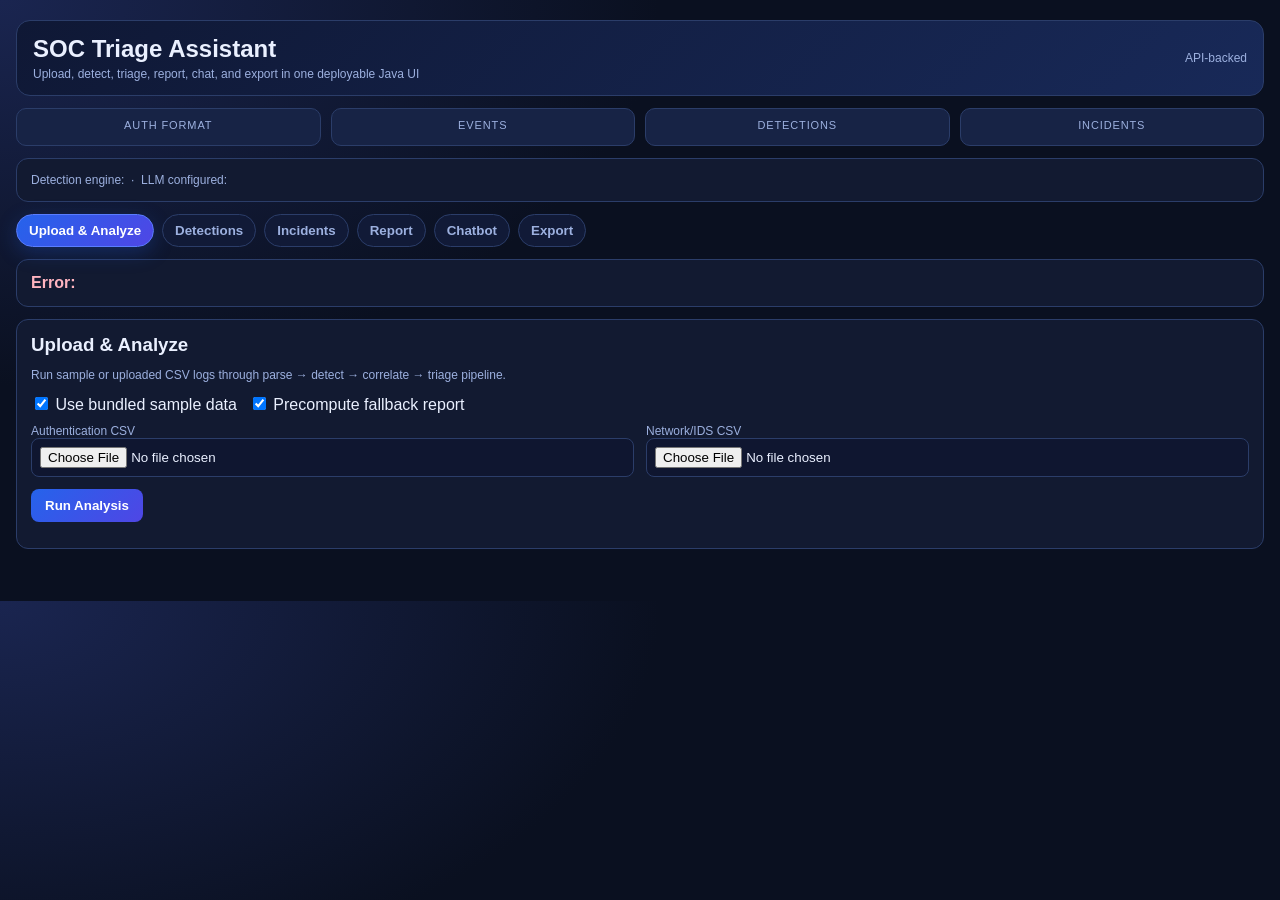
<file: java-ui/src/main/resources/templates/index.html>
<!DOCTYPE html>
<html lang="en" xmlns:th="http://www.thymeleaf.org">
<head>
  <meta charset="UTF-8" />
  <meta name="viewport" content="width=device-width, initial-scale=1.0" />
  <title>SOC Triage Assistant</title>
  <style>
    :root { --bg:#0a1020; --panel:#121a31; --panel2:#172345; --border:#2b3d69; --text:#eaf0ff; --muted:#9cb0df; --accent:#5aa2ff; --ok:#34d399; --warn:#f59e0b; --danger:#f43f5e; }
    * { box-sizing: border-box; }
    body { margin:0; color:var(--text); font-family:Inter, Arial, sans-serif; background:radial-gradient(1200px 700px at 0% 0%, #1a2550 0%, var(--bg) 55%);}
    .container { max-width:1280px; margin:20px auto; padding:0 16px 20px; }
    .topbar { display:flex; justify-content:space-between; align-items:center; background:linear-gradient(135deg,#0f1835,#182958); border:1px solid var(--border); border-radius:14px; padding:14px 16px; margin-bottom:12px; }
    .app-name { font-size:24px; font-weight:800; }
    .sub { font-size:12px; color:var(--muted); margin-top:4px; }
    .kpi { display:grid; grid-template-columns:repeat(4,1fr); gap:10px; margin-bottom:12px; }
    .kpi .item { background:var(--panel2); border:1px solid var(--border); border-radius:10px; padding:10px; text-align:center; }
    .kpi .lbl { font-size:11px; color:var(--muted); text-transform:uppercase; letter-spacing:.08em; }
    .kpi .val { font-size:24px; font-weight:800; margin-top:4px; }
    .tabs { display:flex; gap:8px; flex-wrap:wrap; margin-bottom:12px; }
    .tab-btn { background:#111a37; color:var(--muted); border:1px solid var(--border); border-radius:999px; padding:8px 12px; cursor:pointer; font-weight:700; transition:all .2s ease; }
    .tab-btn:hover { transform:translateY(-1px); color:#c7d8ff; }
    .tab-btn.active { color:#fff; background:linear-gradient(135deg,#2563eb,#4f46e5); border-color:#5a7dff; box-shadow:0 6px 20px rgba(37,99,235,.25);}
    .panel { display:none; opacity:0; transform:translateY(6px); transition:opacity .25s ease, transform .25s ease; }
    .panel.active { display:block; opacity:1; transform:translateY(0); }
    .card { background:var(--panel); border:1px solid var(--border); border-radius:12px; padding:14px; margin-bottom:12px; }
    .title { margin:0 0 8px 0; }
    .row { display:flex; gap:12px; flex-wrap:wrap; align-items:center; }
    .grid-2 { display:grid; grid-template-columns:1fr 1fr; gap:12px; }
    .small { color:var(--muted); font-size:12px; }
    .input { width:100%; background:#0f1630; border:1px solid var(--border); color:var(--text); border-radius:8px; padding:8px; }
    .btn { background:linear-gradient(135deg,#2563eb,#4f46e5); color:#fff; border:none; border-radius:8px; padding:9px 14px; cursor:pointer; font-weight:700; }
    .btn:hover { filter:brightness(1.08); }
    .table { width:100%; border-collapse:collapse; }
    .table th,.table td { border-bottom:1px solid #24355f; padding:8px 6px; font-size:13px; vertical-align:top; text-align:left; }
    .table th { color:var(--muted); font-size:11px; text-transform:uppercase; letter-spacing:.08em; }
    .sev { display:inline-block; padding:3px 10px; border-radius:999px; text-transform:uppercase; font-size:11px; font-weight:700; }
    .sev-critical{background:rgba(244,63,94,.18);color:#ffd4de;border:1px solid rgba(244,63,94,.45)}
    .sev-high{background:rgba(245,158,11,.18);color:#ffebb8;border:1px solid rgba(245,158,11,.45)}
    .sev-medium{background:rgba(250,204,21,.16);color:#fff3bf;border:1px solid rgba(250,204,21,.45)}
    .sev-low{background:rgba(90,162,255,.16);color:#d8e8ff;border:1px solid rgba(90,162,255,.45)}
    .chat-box { max-height:320px; overflow:auto; border:1px solid #2a3f6f; border-radius:8px; padding:10px; background:#0f1730; }
    .msg { padding:8px 10px; border-radius:8px; margin-bottom:8px; }
    .user { background:#1d2d57; border:1px solid #37599f; }
    .assistant { background:#16253f; border:1px solid #2f4d80; }
    .error { color:#ffb4c0; }
    pre { white-space:pre-wrap; font-size:12px; background:#0f1730; border:1px solid #2a3f6f; border-radius:8px; padding:10px; }
    @media (max-width: 960px){ .kpi,.grid-2{grid-template-columns:1fr;} }
  </style>
</head>
<body>
<div class="container">
  <div class="topbar">
    <div>
      <div class="app-name">SOC Triage Assistant</div>
      <div class="sub">Upload, detect, triage, report, chat, and export in one deployable Java UI</div>
    </div>
    <div class="small">API-backed</div>
  </div>

  <div class="kpi" th:if="${result != null}">
    <div class="item"><div class="lbl">Auth format</div><div class="val" th:text="${result.summary.auth_format}"></div></div>
    <div class="item"><div class="lbl">Events</div><div class="val" th:text="${result.summary.events}"></div></div>
    <div class="item"><div class="lbl">Detections</div><div class="val" th:text="${result.summary.detections}"></div></div>
    <div class="item"><div class="lbl">Incidents</div><div class="val" th:text="${result.summary.incidents}"></div></div>
  </div>
  <div class="card small" th:if="${result != null}">
    <span>Detection engine: <strong th:text="${result.summary.detection_engine}"></strong></span>
    &nbsp;·&nbsp;
    <span>LLM configured:
      <strong th:text="${result.summary.llm_configured} ? 'yes' : 'no'"></strong>
    </span>
  </div>

  <div class="tabs">
    <button class="tab-btn" data-tab="upload">Upload & Analyze</button>
    <button class="tab-btn" data-tab="detections">Detections</button>
    <button class="tab-btn" data-tab="incidents">Incidents</button>
    <button class="tab-btn" data-tab="report">Report</button>
    <button class="tab-btn" data-tab="chat">Chatbot</button>
    <button class="tab-btn" data-tab="export">Export</button>
  </div>

  <div class="card error" th:if="${error != null}">
    <strong>Error: </strong><span th:text="${error}"></span>
  </div>

  <section id="tab-upload" class="panel">
    <div class="card">
      <h3 class="title">Upload & Analyze</h3>
      <p class="small">Run sample or uploaded CSV logs through parse → detect → correlate → triage pipeline.</p>
      <form method="post" action="/analyze" enctype="multipart/form-data">
        <div class="row" style="margin-bottom:10px;">
          <label><input type="checkbox" name="useSample" checked /> Use bundled sample data</label>
          <label><input type="checkbox" name="includeReports" checked /> Precompute fallback report</label>
        </div>
        <div class="grid-2">
          <div>
            <div class="small">Authentication CSV</div>
            <input class="input" type="file" name="authFile" accept=".csv"/>
          </div>
          <div>
            <div class="small">Network/IDS CSV</div>
            <input class="input" type="file" name="netFile" accept=".csv"/>
          </div>
        </div>
        <div style="margin-top:12px">
          <button class="btn" type="submit">Run Analysis</button>
        </div>
      </form>
      <p class="small" th:if="${inputMode != null}" th:text="'Last run input mode: ' + ${inputMode}"></p>
    </div>
  </section>

  <section id="tab-detections" class="panel">
    <div class="card">
      <h3 class="title">Detections</h3>
      <table class="table" th:if="${result != null}">
        <thead><tr><th>Name</th><th>Severity</th><th>Confidence</th><th>Description</th></tr></thead>
        <tbody>
        <tr th:each="d : ${result.detections}">
          <td th:text="${d.name}"></td>
          <td><span class="sev" th:classappend="' sev-' + ${d.severity}" th:text="${d.severity}"></span></td>
          <td th:text="${#numbers.formatDecimal(d.confidence * 100, 1, 1) + '%'}"></td>
          <td th:text="${d.description}"></td>
        </tr>
        </tbody>
      </table>
      <p class="small" th:if="${result == null}">Run analysis first to view detections.</p>
    </div>
  </section>

  <section id="tab-incidents" class="panel">
    <div class="card">
      <h3 class="title">Incidents</h3>
      <table class="table" th:if="${result != null}">
        <thead><tr><th>Incident</th><th>Severity</th><th>Score</th><th>Entities</th><th>Intel</th></tr></thead>
        <tbody>
        <tr th:each="i : ${result.incidents}">
          <td>
            <div><strong th:text="${i.incident_id}"></strong></div>
            <div th:text="${i.title}"></div>
            <div class="small" th:text="${i.summary}"></div>
          </td>
          <td><span class="sev" th:classappend="' sev-' + ${i.severity}" th:text="${i.severity}"></span></td>
          <td th:text="${i.criticality_score}"></td>
          <td class="small">
            <div th:text="'User: ' + ${i.affected_user}"></div>
            <div th:text="'Host: ' + ${i.affected_host}"></div>
            <div>src=<code th:text="${i.primary_src_ip}"></code> dst=<code th:text="${i.primary_dst_ip}"></code></div>
          </td>
          <td>
            <span th:if="${i.enrichment_intel != null}">Live intel</span>
            <span th:if="${i.enrichment_intel == null}" class="small">No intel</span>
          </td>
        </tr>
        </tbody>
      </table>
      <p class="small" th:if="${result == null}">Run analysis first to view incidents.</p>
    </div>
    <div class="card" th:if="${result != null}">
      <h3 class="title">Knowledge Graph</h3>
      <table class="table">
        <thead><tr><th>Incident</th><th>Nodes</th><th>Edges</th></tr></thead>
        <tbody>
        <tr th:each="i : ${result.incidents}">
          <td th:text="${i.incident_id}"></td>
          <td th:text="${i.knowledge_graph != null ? #lists.size(i.knowledge_graph.nodes) : 0}"></td>
          <td th:text="${i.knowledge_graph != null ? #lists.size(i.knowledge_graph.edges) : 0}"></td>
        </tr>
        </tbody>
      </table>
      <div th:each="i : ${result.incidents}" style="margin-top:10px;">
        <details>
          <summary class="small" style="cursor:pointer;">
            View graph details for <strong th:text="${i.incident_id}"></strong>
          </summary>
          <div class="grid-2" style="margin-top:8px;" th:if="${i.knowledge_graph != null}">
            <div>
              <p class="small" style="margin:0 0 6px 0;">Nodes</p>
              <table class="table">
                <thead><tr><th>Id</th><th>Type</th><th>Label</th></tr></thead>
                <tbody>
                <tr th:each="n : ${i.knowledge_graph.nodes}">
                  <td><code th:text="${n.id}"></code></td>
                  <td th:text="${n.type}"></td>
                  <td th:text="${n.label}"></td>
                </tr>
                </tbody>
              </table>
            </div>
            <div>
              <p class="small" style="margin:0 0 6px 0;">Edges</p>
              <table class="table">
                <thead><tr><th>Source</th><th>Relation</th><th>Target</th></tr></thead>
                <tbody>
                <tr th:each="e : ${i.knowledge_graph.edges}">
                  <td><code th:text="${e.source}"></code></td>
                  <td th:text="${e.relation}"></td>
                  <td><code th:text="${e.target}"></code></td>
                </tr>
                </tbody>
              </table>
            </div>
          </div>
          <p class="small" th:if="${i.knowledge_graph == null}">No graph data available.</p>
        </details>
      </div>
    </div>
  </section>

  <section id="tab-report" class="panel">
    <div class="card">
      <h3 class="title">Report</h3>
      <form method="post" action="/report" th:if="${result != null}">
        <div class="row">
          <label class="small">Incident</label>
          <select class="input" name="incidentIndex" style="max-width:420px;">
            <option th:each="i, iter : ${result.incidents}" th:value="${iter.index}" th:text="${i.incident_id + ' - ' + i.title}"></option>
          </select>
          <label><input type="radio" name="mode" value="ai"/> AI</label>
          <label><input type="radio" name="mode" value="fallback" checked/> Fallback</label>
          <button class="btn" type="submit">Generate Report</button>
        </div>
      </form>
      <p class="small" th:if="${result == null}">Run analysis first to generate report.</p>
      <pre th:if="${reportText != null}" th:text="${reportText}"></pre>
    </div>
  </section>

  <section id="tab-chat" class="panel">
    <div class="card">
      <h3 class="title">Incident Chatbot</h3>
      <form method="post" action="/chat" th:if="${result != null}">
        <div class="row">
          <label class="small">Incident</label>
          <select class="input" name="incidentIndex" style="max-width:420px;">
            <option th:each="i, iter : ${result.incidents}" th:value="${iter.index}" th:text="${i.incident_id + ' - ' + i.title}"></option>
          </select>
          <input class="input" style="max-width:420px;" name="prompt" placeholder="Ask about this incident..." />
          <button class="btn" type="submit">Send</button>
        </div>
      </form>
      <p class="small" th:if="${result == null}">Run analysis first to use chatbot.</p>
      <div class="chat-box" th:if="${chatHistory != null}">
        <div th:each="m : ${chatHistory}" class="msg" th:classappend="${m.role == 'user'} ? ' user' : ' assistant'">
          <strong th:text="${m.role} + ': '"></strong><span th:text="${m.content}"></span>
        </div>
      </div>
    </div>
  </section>

  <section id="tab-export" class="panel">
    <div class="card">
      <h3 class="title">Export</h3>
      <p class="small">Download the latest analyze payload as JSON for archive or handoff.</p>
      <button id="downloadJson" class="btn" type="button">Download JSON</button>
      <p class="small" style="margin-top:8px;">CSV export can be generated from this JSON or added as next step.</p>
    </div>
  </section>
</div>
<script th:inline="javascript">
  const activeServerTab = /*[[${activeTab}]]*/ 'upload';
  const resultPayload = /*[[${result}]]*/ null;
  const tabs = document.querySelectorAll('.tab-btn');
  const panels = {
    upload: document.getElementById('tab-upload'),
    detections: document.getElementById('tab-detections'),
    incidents: document.getElementById('tab-incidents'),
    report: document.getElementById('tab-report'),
    chat: document.getElementById('tab-chat'),
    export: document.getElementById('tab-export')
  };
  function activate(tab) {
    tabs.forEach(b => b.classList.toggle('active', b.dataset.tab === tab));
    Object.entries(panels).forEach(([k, p]) => p.classList.toggle('active', k === tab));
    localStorage.setItem('socActiveTab', tab);
  }
  tabs.forEach(b => b.addEventListener('click', () => activate(b.dataset.tab)));
  const remembered = localStorage.getItem('socActiveTab');
  activate(activeServerTab || remembered || 'upload');

  document.getElementById('downloadJson')?.addEventListener('click', () => {
    if (!resultPayload) {
      alert('Run analysis first.');
      return;
    }
    const blob = new Blob([JSON.stringify(resultPayload, null, 2)], { type: 'application/json' });
    const a = document.createElement('a');
    a.href = URL.createObjectURL(blob);
    a.download = 'soc-triage-result.json';
    a.click();
    URL.revokeObjectURL(a.href);
  });
</script>
</body>
</html>
</file>
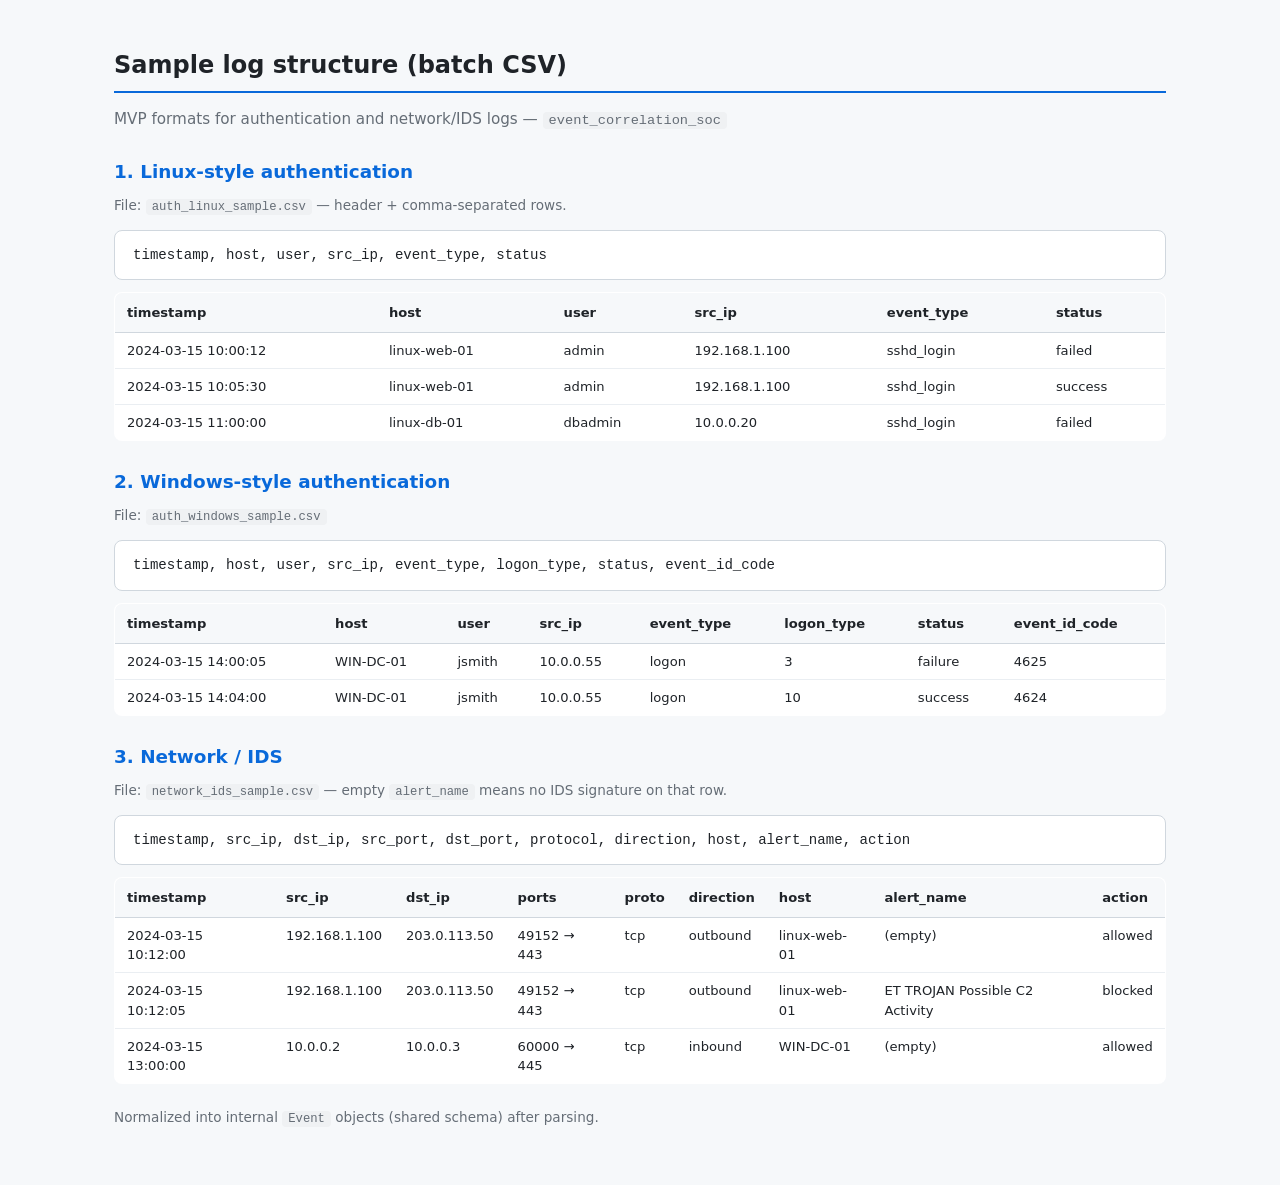
<file: data/sample/sample_log_structure.html>
<!DOCTYPE html>
<html lang="en">
<head>
  <meta charset="utf-8">
  <title>Sample log structure — SOC Triage Assistant</title>
  <style>
    * { box-sizing: border-box; }
    body {
      font-family: "Segoe UI", system-ui, sans-serif;
      max-width: 1100px;
      margin: 0 auto;
      padding: 32px 24px 48px;
      background: #f6f8fa;
      color: #1f2328;
      line-height: 1.45;
    }
    h1 {
      font-size: 1.5rem;
      font-weight: 600;
      border-bottom: 2px solid #0969da;
      padding-bottom: 8px;
      margin-bottom: 8px;
    }
    .subtitle { color: #656d76; font-size: 0.95rem; margin-bottom: 28px; }
    h2 {
      font-size: 1.15rem;
      margin: 28px 0 10px;
      color: #0969da;
    }
    .schema {
      background: #fff;
      border: 1px solid #d0d7de;
      border-radius: 8px;
      padding: 14px 18px;
      margin-bottom: 12px;
      font-family: ui-monospace, monospace;
      font-size: 0.88rem;
      overflow-x: auto;
    }
    table {
      width: 100%;
      border-collapse: collapse;
      background: #fff;
      border: 1px solid #d0d7de;
      border-radius: 8px;
      overflow: hidden;
      font-size: 0.82rem;
    }
    th {
      background: #f6f8fa;
      text-align: left;
      padding: 10px 12px;
      border-bottom: 1px solid #d0d7de;
      font-weight: 600;
    }
    td {
      padding: 8px 12px;
      border-bottom: 1px solid #eaeef2;
      vertical-align: top;
    }
    tr:last-child td { border-bottom: none; }
    .muted { color: #656d76; font-size: 0.85rem; margin-top: 6px; }
    code { background: #eff1f3; padding: 1px 6px; border-radius: 4px; font-size: 0.9em; }
  </style>
</head>
<body>
  <h1>Sample log structure (batch CSV)</h1>
  <p class="subtitle">MVP formats for authentication and network/IDS logs — <code>event_correlation_soc</code></p>

  <h2>1. Linux-style authentication</h2>
  <p class="muted">File: <code>auth_linux_sample.csv</code> — header + comma-separated rows.</p>
  <div class="schema">timestamp, host, user, src_ip, event_type, status</div>
  <table>
    <thead><tr><th>timestamp</th><th>host</th><th>user</th><th>src_ip</th><th>event_type</th><th>status</th></tr></thead>
    <tbody>
      <tr><td>2024-03-15 10:00:12</td><td>linux-web-01</td><td>admin</td><td>192.168.1.100</td><td>sshd_login</td><td>failed</td></tr>
      <tr><td>2024-03-15 10:05:30</td><td>linux-web-01</td><td>admin</td><td>192.168.1.100</td><td>sshd_login</td><td>success</td></tr>
      <tr><td>2024-03-15 11:00:00</td><td>linux-db-01</td><td>dbadmin</td><td>10.0.0.20</td><td>sshd_login</td><td>failed</td></tr>
    </tbody>
  </table>

  <h2>2. Windows-style authentication</h2>
  <p class="muted">File: <code>auth_windows_sample.csv</code></p>
  <div class="schema">timestamp, host, user, src_ip, event_type, logon_type, status, event_id_code</div>
  <table>
    <thead><tr><th>timestamp</th><th>host</th><th>user</th><th>src_ip</th><th>event_type</th><th>logon_type</th><th>status</th><th>event_id_code</th></tr></thead>
    <tbody>
      <tr><td>2024-03-15 14:00:05</td><td>WIN-DC-01</td><td>jsmith</td><td>10.0.0.55</td><td>logon</td><td>3</td><td>failure</td><td>4625</td></tr>
      <tr><td>2024-03-15 14:04:00</td><td>WIN-DC-01</td><td>jsmith</td><td>10.0.0.55</td><td>logon</td><td>10</td><td>success</td><td>4624</td></tr>
    </tbody>
  </table>

  <h2>3. Network / IDS</h2>
  <p class="muted">File: <code>network_ids_sample.csv</code> — empty <code>alert_name</code> means no IDS signature on that row.</p>
  <div class="schema">timestamp, src_ip, dst_ip, src_port, dst_port, protocol, direction, host, alert_name, action</div>
  <table>
    <thead><tr><th>timestamp</th><th>src_ip</th><th>dst_ip</th><th>ports</th><th>proto</th><th>direction</th><th>host</th><th>alert_name</th><th>action</th></tr></thead>
    <tbody>
      <tr><td>2024-03-15 10:12:00</td><td>192.168.1.100</td><td>203.0.113.50</td><td>49152 → 443</td><td>tcp</td><td>outbound</td><td>linux-web-01</td><td>(empty)</td><td>allowed</td></tr>
      <tr><td>2024-03-15 10:12:05</td><td>192.168.1.100</td><td>203.0.113.50</td><td>49152 → 443</td><td>tcp</td><td>outbound</td><td>linux-web-01</td><td>ET TROJAN Possible C2 Activity</td><td>blocked</td></tr>
      <tr><td>2024-03-15 13:00:00</td><td>10.0.0.2</td><td>10.0.0.3</td><td>60000 → 445</td><td>tcp</td><td>inbound</td><td>WIN-DC-01</td><td>(empty)</td><td>allowed</td></tr>
    </tbody>
  </table>

  <p class="muted" style="margin-top:24px;">Normalized into internal <code>Event</code> objects (shared schema) after parsing.</p>
</body>
</html>
</file>
